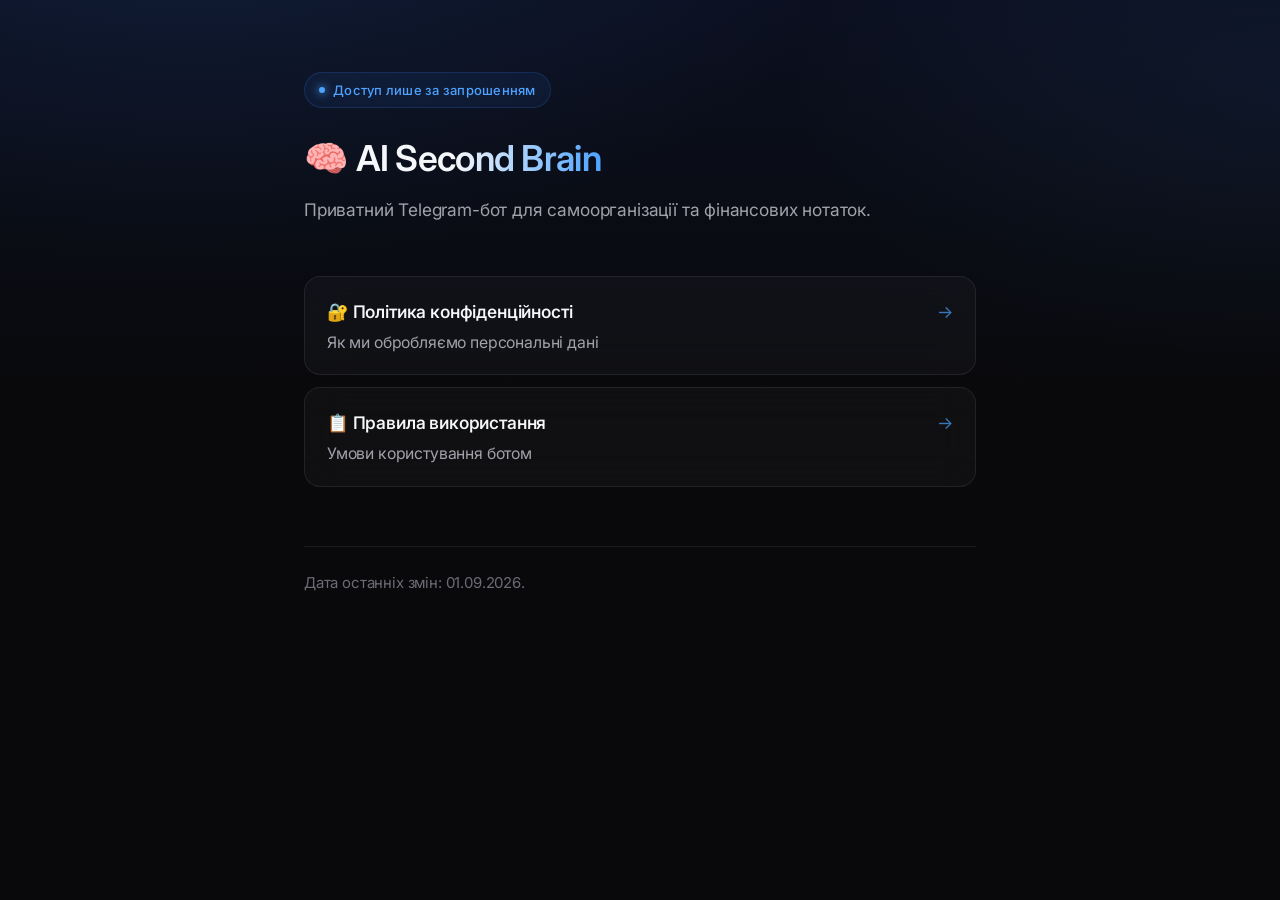
<file: index.html>
<!DOCTYPE html>
<html lang="uk">
<head>
<meta charset="UTF-8">
<meta name="viewport" content="width=device-width, initial-scale=1">
<title>AI Second Brain</title>
<link rel="icon" type="image/webp" href="icon.webp">
<link rel="preconnect" href="https://fonts.googleapis.com">
<link href="https://fonts.googleapis.com/css2?family=Inter:wght@400;500;600;700&display=swap" rel="stylesheet">
<link rel="stylesheet" href="style.css">
</head>
<body>
<div class="wrap">
  <span class="eyebrow"><span class="dot"></span>Доступ лише за запрошенням</span>
  <h1>🧠 <span class="glow">AI Second Brain</span></h1>
  <p class="subtitle">Приватний Telegram-бот для самоорганізації та фінансових нотаток.</p>
  <div class="card-links">
    <a class="card" href="privacy.html">
      <strong>🔐 Політика конфіденційності</strong>
      <span>Як ми обробляємо персональні дані</span>
    </a>
    <a class="card" href="terms.html">
      <strong>📋 Правила використання</strong>
      <span>Умови користування ботом</span>
    </a>
  </div>
  <footer>Дата останніх змін: 01.09.2026.</footer>
</div>
</body>
</html>
</file>
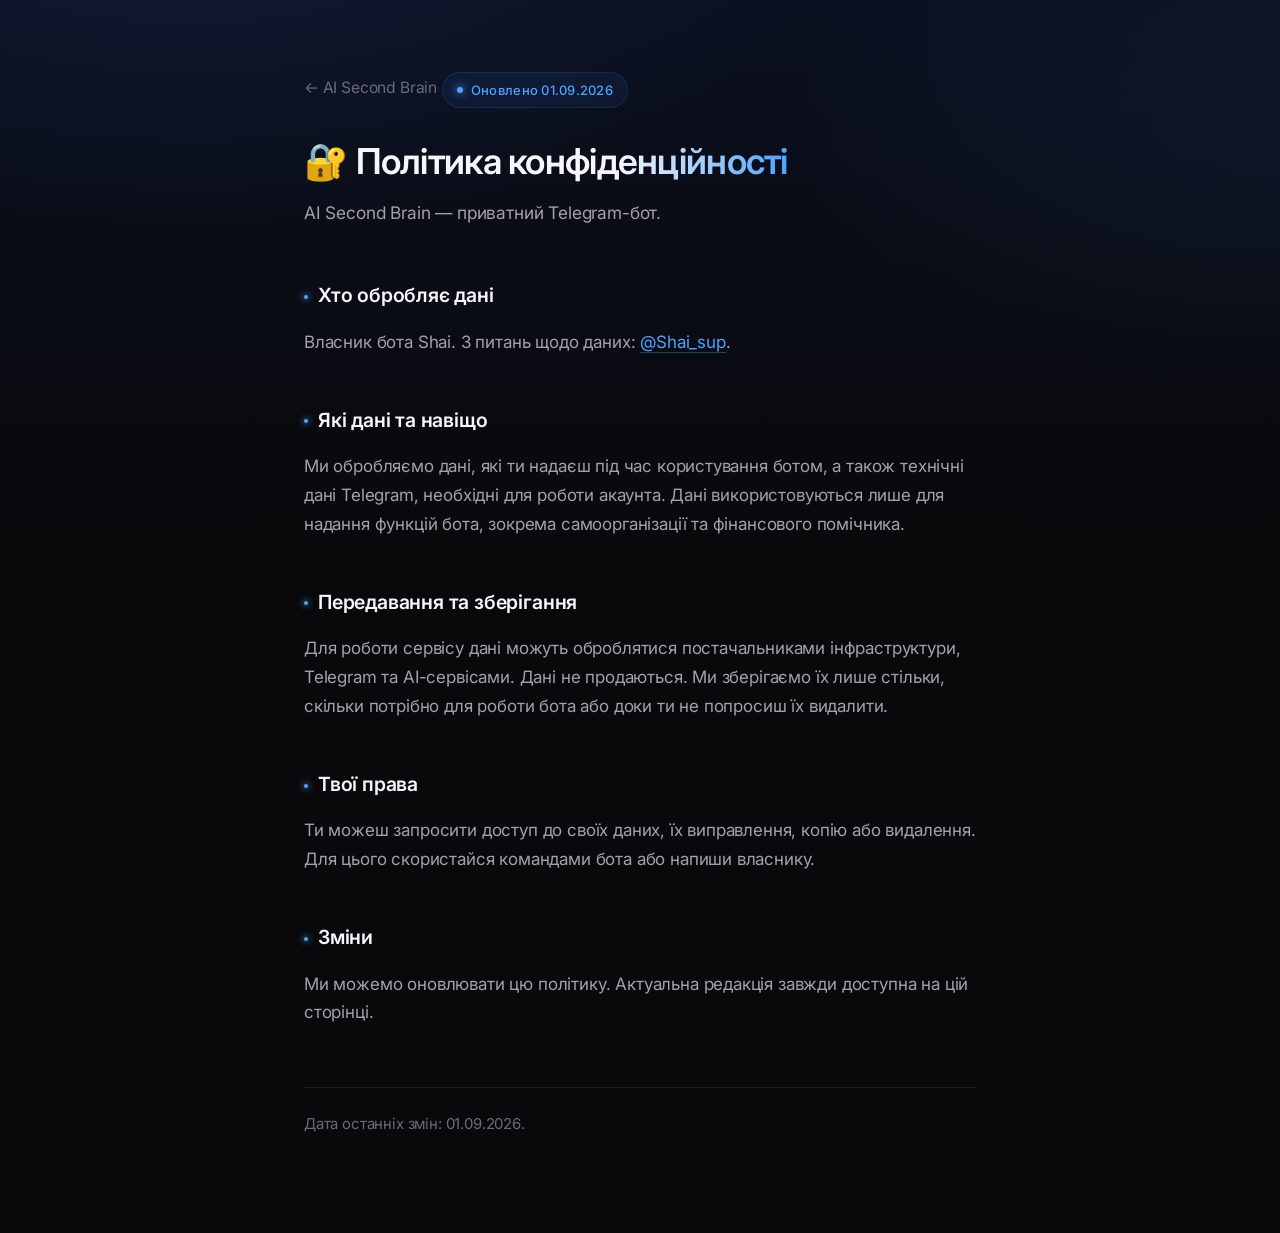
<file: privacy.html>
<!DOCTYPE html>
<html lang="uk">
<head>
<meta charset="UTF-8">
<meta name="viewport" content="width=device-width, initial-scale=1">
<title>Політика конфіденційності — AI Second Brain</title>
<link rel="icon" type="image/webp" href="icon.webp">
<link rel="preconnect" href="https://fonts.googleapis.com">
<link href="https://fonts.googleapis.com/css2?family=Inter:wght@400;500;600;700&display=swap" rel="stylesheet">
<link rel="stylesheet" href="style.css">
</head>
<body>
<div class="wrap">
  <a class="back-link" href="index.html">← AI Second Brain</a>
  <span class="eyebrow"><span class="dot"></span>Оновлено 01.09.2026</span>
  <h1>🔐 Політика <span class="glow">конфіденційності</span></h1>
  <p class="subtitle">AI Second Brain — приватний Telegram-бот.</p>

  <h2>Хто обробляє дані</h2>
  <p>Власник бота Shai. З питань щодо даних: <a href="https://t.me/Shai_sup">@Shai_sup</a>.</p>

  <h2>Які дані та навіщо</h2>
  <p>Ми обробляємо дані, які ти надаєш під час користування ботом, а також технічні дані Telegram, необхідні для роботи акаунта. Дані використовуються лише для надання функцій бота, зокрема самоорганізації та фінансового помічника.</p>

  <h2>Передавання та зберігання</h2>
  <p>Для роботи сервісу дані можуть оброблятися постачальниками інфраструктури, Telegram та AI-сервісами. Дані не продаються. Ми зберігаємо їх лише стільки, скільки потрібно для роботи бота або доки ти не попросиш їх видалити.</p>

  <h2>Твої права</h2>
  <p>Ти можеш запросити доступ до своїх даних, їх виправлення, копію або видалення. Для цього скористайся командами бота або напиши власнику.</p>

  <h2>Зміни</h2>
  <p>Ми можемо оновлювати цю політику. Актуальна редакція завжди доступна на цій сторінці.</p>

  <footer>Дата останніх змін: 01.09.2026.</footer>
</div>
</body>
</html>
</file>
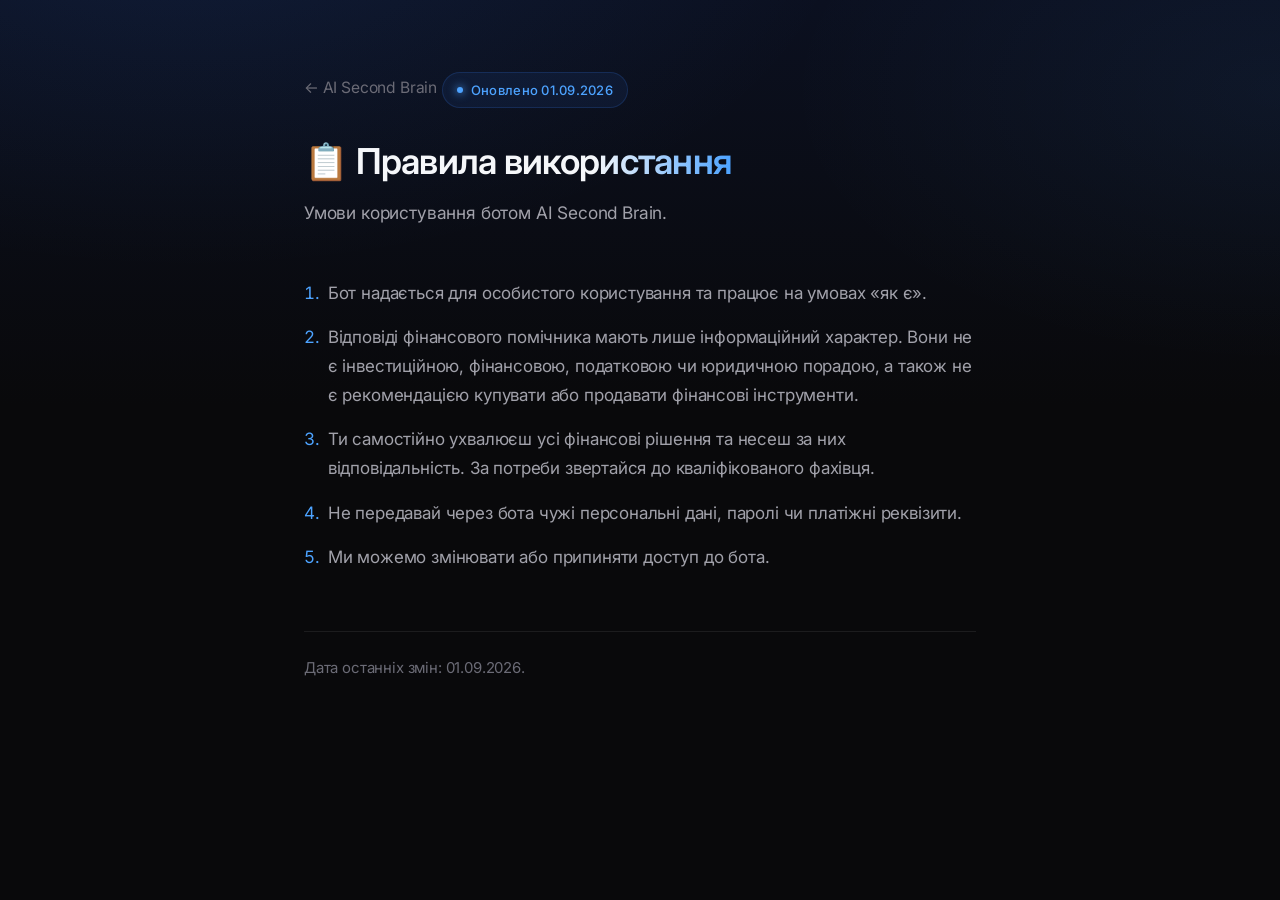
<file: terms.html>
<!DOCTYPE html>
<html lang="uk">
<head>
<meta charset="UTF-8">
<meta name="viewport" content="width=device-width, initial-scale=1">
<title>Правила використання — AI Second Brain</title>
<link rel="icon" type="image/webp" href="icon.webp">
<link rel="preconnect" href="https://fonts.googleapis.com">
<link href="https://fonts.googleapis.com/css2?family=Inter:wght@400;500;600;700&display=swap" rel="stylesheet">
<link rel="stylesheet" href="style.css">
</head>
<body>
<div class="wrap">
  <a class="back-link" href="index.html">← AI Second Brain</a>
  <span class="eyebrow"><span class="dot"></span>Оновлено 01.09.2026</span>
  <h1>📋 Правила <span class="glow">використання</span></h1>
  <p class="subtitle">Умови користування ботом AI Second Brain.</p>

  <ol>
    <li>Бот надається для особистого користування та працює на умовах «як є».</li>
    <li>Відповіді фінансового помічника мають лише інформаційний характер. Вони не є інвестиційною, фінансовою, податковою чи юридичною порадою, а також не є рекомендацією купувати або продавати фінансові інструменти.</li>
    <li>Ти самостійно ухвалюєш усі фінансові рішення та несеш за них відповідальність. За потреби звертайся до кваліфікованого фахівця.</li>
    <li>Не передавай через бота чужі персональні дані, паролі чи платіжні реквізити.</li>
    <li>Ми можемо змінювати або припиняти доступ до бота.</li>
  </ol>

  <footer>Дата останніх змін: 01.09.2026.</footer>
</div>
</body>
</html>
</file>
<file: style.css>
:root {
  --bg-0: #09090B;
  --bg-1: #0B1020;
  --surface: rgba(255, 255, 255, 0.03);
  --surface-hover: rgba(255, 255, 255, 0.05);
  --border: rgba(255, 255, 255, 0.08);
  --border-strong: rgba(255, 255, 255, 0.14);
  --text: #F5F7FA;
  --muted: #A1A1AA;
  --faint: #6B6B76;
  --accent: #3B82F6;
  --accent-2: #4DA3FF;
  --radius-lg: 20px;
  --radius-md: 16px;
  --radius-sm: 12px;
}

* {
  box-sizing: border-box;
}

html {
  -webkit-text-size-adjust: 100%;
  scroll-behavior: smooth;
}

body {
  margin: 0;
  min-height: 100vh;
  background:
    radial-gradient(1100px 600px at 15% -10%, rgba(59, 130, 246, 0.10), transparent 60%),
    radial-gradient(900px 500px at 100% 10%, rgba(77, 163, 255, 0.06), transparent 55%),
    linear-gradient(180deg, var(--bg-1) 0%, var(--bg-0) 45%);
  color: var(--text);
  font-family: "Inter", "SF Pro Display", -apple-system, "Segoe UI", Roboto, sans-serif;
  font-size: 17px;
  line-height: 1.7;
  letter-spacing: -0.01em;
  -webkit-font-smoothing: antialiased;
}

.wrap {
  max-width: 720px;
  margin: 0 auto;
  padding: 72px 24px 96px;
}

.eyebrow {
  display: inline-flex;
  align-items: center;
  gap: 8px;
  font-size: 13px;
  font-weight: 500;
  letter-spacing: 0.02em;
  color: var(--accent-2);
  background: rgba(59, 130, 246, 0.08);
  border: 1px solid rgba(59, 130, 246, 0.18);
  padding: 6px 14px;
  border-radius: 999px;
  margin-bottom: 28px;
}

.eyebrow .dot {
  width: 6px;
  height: 6px;
  border-radius: 50%;
  background: var(--accent-2);
  box-shadow: 0 0 8px 1px rgba(77, 163, 255, 0.7);
}

h1 {
  font-size: 2.1em;
  font-weight: 600;
  letter-spacing: -0.02em;
  line-height: 1.25;
  margin: 0 0 14px;
}

h1 .glow {
  background: linear-gradient(90deg, var(--text) 40%, var(--accent-2));
  -webkit-background-clip: text;
  background-clip: text;
  color: transparent;
}

h2 {
  font-size: 1.15em;
  font-weight: 600;
  letter-spacing: -0.01em;
  margin: 2.4em 0 0.7em;
  color: var(--text);
}

h2::before {
  content: "";
  display: inline-block;
  width: 4px;
  height: 4px;
  border-radius: 50%;
  background: var(--accent-2);
  margin-right: 10px;
  vertical-align: middle;
  box-shadow: 0 0 6px 1px rgba(77, 163, 255, 0.6);
}

.subtitle {
  color: var(--muted);
  font-size: 1.02em;
  max-width: 56ch;
  margin: 0 0 3em;
}

p, li {
  color: var(--muted);
  margin: 0.9em 0;
}

strong, b {
  color: var(--text);
  font-weight: 550;
}

ul, ol {
  padding-left: 1.2em;
}

li {
  padding-left: 0.2em;
}

li::marker {
  color: var(--accent-2);
}

a {
  color: var(--accent-2);
  text-decoration: none;
  border-bottom: 1px solid rgba(77, 163, 255, 0.35);
  transition: border-color 240ms ease, color 240ms ease;
}

a:hover {
  color: var(--text);
  border-color: rgba(245, 247, 250, 0.5);
}

.card-links {
  display: flex;
  flex-direction: column;
  gap: 12px;
  margin-top: 2.4em;
}

.card {
  display: flex;
  flex-direction: column;
  gap: 4px;
  background: var(--surface);
  backdrop-filter: blur(20px);
  -webkit-backdrop-filter: blur(20px);
  border: 1px solid var(--border);
  border-radius: var(--radius-md);
  padding: 20px 22px;
  text-decoration: none;
  color: var(--text);
  transition: background 280ms ease, border-color 280ms ease, transform 280ms ease;
}

.card:hover {
  background: var(--surface-hover);
  border-color: var(--border-strong);
  transform: translateY(-1px);
}

.card strong {
  color: var(--text);
  font-size: 1.02em;
  font-weight: 560;
  display: flex;
  align-items: center;
  justify-content: space-between;
}

.card strong::after {
  content: "→";
  color: var(--accent-2);
  font-weight: 400;
  opacity: 0.7;
  transition: transform 240ms ease;
}

.card:hover strong::after {
  transform: translateX(3px);
}

.card span {
  color: var(--muted);
  font-size: 0.93em;
  line-height: 1.5;
}

.panel {
  background: var(--surface);
  backdrop-filter: blur(20px);
  -webkit-backdrop-filter: blur(20px);
  border: 1px solid var(--border);
  border-radius: var(--radius-md);
  padding: 22px 26px;
  margin: 1.2em 0;
}

.panel p, .panel li {
  margin: 0.6em 0;
}

.panel ul {
  margin: 0.4em 0;
}

.back-link {
  display: inline-flex;
  align-items: center;
  gap: 6px;
  font-size: 0.92em;
  color: var(--faint);
  border: none;
  margin-bottom: 2.4em;
}

.back-link:hover {
  color: var(--muted);
}

footer {
  margin-top: 4em;
  padding-top: 1.6em;
  border-top: 1px solid var(--border);
  color: var(--faint);
  font-size: 0.88em;
}

footer a {
  color: var(--faint);
  border-color: rgba(107, 107, 118, 0.4);
}

footer a:hover {
  color: var(--muted);
}

@media (max-width: 560px) {
  .wrap {
    padding: 56px 20px 72px;
  }
  h1 {
    font-size: 1.7em;
  }
}
</file>
